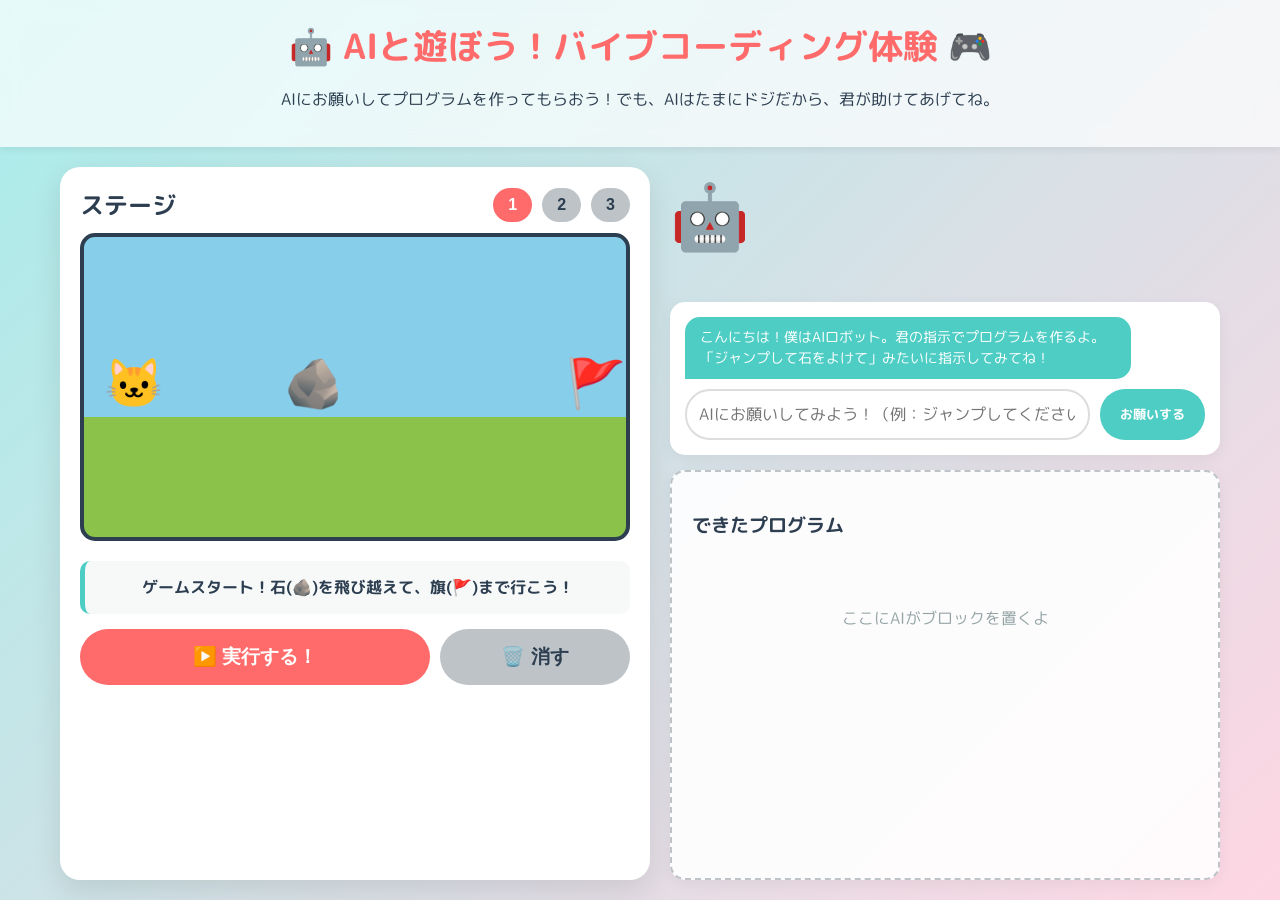
<file: test/index.html>
<!DOCTYPE html>
<html lang="ja">
<head>
    <meta charset="UTF-8">
    <meta name="viewport" content="width=device-width, initial-scale=1.0">
    <title>バイブコーディングを体験しよう！</title>
    <link rel="stylesheet" href="css/style.css">
    <link href="https://fonts.googleapis.com/css2?family=M+PLUS+Rounded+1c:wght@400;700&display=swap" rel="stylesheet">
</head>
<body>
    <header>
        <h1>🤖 AIと遊ぼう！バイブコーディング体験 🎮</h1>
        <p>AIにお願いしてプログラムを作ってもらおう！でも、AIはたまにドジだから、君が助けてあげてね。</p>
    </header>

    <main>
        <div id="game-container">
            <div class="stage-header">
                <h2>ステージ</h2>
                <div id="stage-selector">
                    <button class="stage-btn active" data-stage="1">1</button>
                    <button class="stage-btn" data-stage="2">2</button>
                    <button class="stage-btn" data-stage="3">3</button>
                </div>
            </div>
            <div id="game-screen">
                <div id="player" class="sprite">🐱</div>
                <div id="obstacles-container"></div>
                <div id="goal" class="sprite">🚩</div>
            </div>
            <div id="game-status">ゲームスタート！石(🪨)を飛び越えて、旗(🚩)まで行こう！</div>
            <div class="action-buttons">
                <button id="run-btn" class="primary-btn">▶️ 実行する！</button>
                <button id="clear-btn" class="secondary-btn">🗑️ 消す</button>
            </div>
        </div>

        <div id="code-container">
            <div id="ai-section">
                <div id="ai-avatar">🤖</div>
                <div id="ai-thought-bubble" class="hidden">
                    <p id="thought-text"></p>
                </div>
            </div>
            <div id="hand-pointer" class="hidden">👆</div>
            <div id="chat-box">
                <div id="chat-history"></div>
                <div class="input-area">
                    <input type="text" id="prompt-input" placeholder="AIにお願いしてみよう！（例：ジャンプしてください / 石をよけてください / 右に進んでください / ゴールまで行きたいです）">
                    <button id="send-btn">お願いする</button>
                </div>
            </div>
            <div id="block-editor">
                <h3>できたプログラム</h3>
                <div id="block-drop-area">
                    <p class="placeholder-text">ここにAIがブロックを置くよ</p>
                </div>
            </div>
        </div>
    </main>

    <script src="script/main.js"></script>
</body>
</html>
</file>
<file: test/css/style.css>
:root {
    --primary: #FF6B6B;
    --secondary: #4ECDC4;
    --accent: #FFE66D;
    --dark: #2C3E50;
    --light: #F7F9F9;
    --white: #FFFFFF;
}

body {
    font-family: 'M PLUS Rounded 1c', sans-serif;
    margin: 0;
    padding: 0;
    background: linear-gradient(135deg, #a8edea 0%, #fed6e3 100%);
    color: var(--dark);
    display: flex;
    flex-direction: column;
    min-height: 100vh;
}

header {
    text-align: center;
    padding: 20px;
    background: rgba(255, 255, 255, 0.7);
    backdrop-filter: blur(10px);
    box-shadow: 0 4px 6px rgba(0,0,0,0.05);
}

header h1 {
    margin: 0 0 10px 0;
    color: var(--primary);
    font-size: 2.2rem;
}

main {
    display: flex;
    flex: 1;
    padding: 20px;
    gap: 20px;
    max-width: 1200px;
    margin: 0 auto;
    width: 100%;
    box-sizing: border-box;
}

/* Game Area */
#game-container {
    flex: 1;
    background: var(--white);
    border-radius: 20px;
    padding: 20px;
    box-shadow: 0 10px 30px rgba(0,0,0,0.1);
    display: flex;
    flex-direction: column;
}

.stage-header {
    display: flex;
    justify-content: space-between;
    align-items: center;
    margin-bottom: 10px;
}

.stage-header h2 {
    margin: 0;
}

#stage-selector {
    display: flex;
    gap: 10px;
}

.stage-btn {
    background: #bdc3c7;
    color: var(--dark);
    border: none;
    padding: 8px 15px;
    border-radius: 20px;
    font-weight: bold;
    cursor: pointer;
    font-size: 1rem;
    transition: all 0.2s;
}

.stage-btn:hover {
    background: #95a5a6;
}

.stage-btn.active {
    background: var(--primary);
    color: white;
}

#game-screen {
    position: relative;
    height: 300px;
    background: linear-gradient(to bottom, #87CEEB 60%, #8bc34a 60%);
    border-radius: 15px;
    overflow: hidden;
    margin-bottom: 20px;
    border: 4px solid var(--dark);
}

.sprite {
    position: absolute;
    font-size: 3rem;
    bottom: 40%;
    transition: all 0.5s ease-in-out;
}

#player {
    left: 20px;
    z-index: 10;
}

.obstacle {
    bottom: 40%;
}

.hole {
    position: absolute;
    bottom: 0;
    height: 40%;
    background: #34495e;
    border: 3px solid #2c3e50;
    border-bottom: none;
    border-radius: 10px 10px 0 0;
}

#goal {
    left: calc(100% - 60px);
}

#game-status {
    padding: 15px;
    background: var(--light);
    border-radius: 10px;
    font-weight: bold;
    text-align: center;
    color: var(--dark);
    margin-bottom: 15px;
    border-left: 5px solid var(--secondary);
}

.action-buttons {
    display: flex;
    gap: 10px;
}

.primary-btn {
    flex: 2;
    background: var(--primary);
    color: white;
    border: none;
    padding: 15px;
    font-size: 1.2rem;
    border-radius: 50px;
    cursor: pointer;
    font-weight: bold;
    transition: transform 0.2s, box-shadow 0.2s;
    outline: none;
}

.primary-btn:hover {
    transform: translateY(-3px);
    box-shadow: 0 5px 15px rgba(255, 107, 107, 0.4);
}

.secondary-btn {
    flex: 1;
    background: #bdc3c7;
    color: var(--dark);
    border: none;
    padding: 15px;
    font-size: 1.2rem;
    border-radius: 50px;
    cursor: pointer;
    font-weight: bold;
    transition: transform 0.2s, box-shadow 0.2s;
    outline: none;
}

.secondary-btn:hover {
    transform: translateY(-3px);
    box-shadow: 0 5px 15px rgba(189, 195, 199, 0.4);
}

/* Code Area */
#code-container {
    flex: 1;
    display: flex;
    flex-direction: column;
    gap: 15px;
    position: relative;
}

#ai-section {
    display: flex;
    align-items: flex-start;
    gap: 15px;
    height: 120px;
}

#ai-avatar {
    font-size: 4rem;
    animation: float 3s ease-in-out infinite;
}

@keyframes float {
    0% { transform: translateY(0px); }
    50% { transform: translateY(-10px); }
    100% { transform: translateY(0px); }
}

#ai-thought-bubble {
    background: white;
    padding: 15px;
    border-radius: 20px;
    position: relative;
    box-shadow: 0 4px 15px rgba(0,0,0,0.1);
    font-size: 0.95rem;
    border: 2px solid var(--accent);
}

#ai-thought-bubble::before {
    content: '';
    position: absolute;
    left: -10px;
    top: 20px;
    border-width: 10px 10px 10px 0;
    border-style: solid;
    border-color: transparent white transparent transparent;
}

.hidden {
    opacity: 0;
    pointer-events: none;
    transition: opacity 0.3s;
}

#chat-box {
    background: white;
    border-radius: 15px;
    padding: 15px;
    box-shadow: 0 4px 15px rgba(0,0,0,0.05);
    display: flex;
    flex-direction: column;
    gap: 10px;
}

#chat-history {
    max-height: 150px;
    overflow-y: auto;
    display: flex;
    flex-direction: column;
    gap: 8px;
}

.chat-msg {
    padding: 10px 15px;
    border-radius: 15px;
    font-size: 0.9rem;
    max-width: 80%;
}

.msg-user {
    align-self: flex-end;
    background: var(--light);
    border-bottom-right-radius: 0;
}

.msg-ai {
    align-self: flex-start;
    background: var(--secondary);
    color: white;
    border-bottom-left-radius: 0;
}

.input-area {
    display: flex;
    gap: 10px;
}

#prompt-input {
    flex: 1;
    padding: 12px;
    border: 2px solid #ddd;
    border-radius: 25px;
    font-size: 1rem;
    font-family: inherit;
    outline: none;
}

#prompt-input:focus {
    border-color: var(--secondary);
}

#send-btn {
    background: var(--secondary);
    color: white;
    border: none;
    padding: 0 20px;
    border-radius: 25px;
    cursor: pointer;
    font-weight: bold;
    font-family: inherit;
}

/* Block Editor */
#block-editor {
    background: rgba(255, 255, 255, 0.9);
    border-radius: 15px;
    padding: 20px;
    flex: 1;
    box-shadow: 0 4px 15px rgba(0,0,0,0.05);
    border: 2px dashed #bdc3c7;
}

#block-drop-area {
    min-height: 150px;
    display: flex;
    flex-direction: column;
    gap: 4px;
    position: relative;
}

.placeholder-text {
    text-align: center;
    color: #95a5a6;
    margin-top: 50px;
}

/* Programmable Scratch-like blocks */
.scratch-block {
    background: #FF9F43;
    color: white;
    padding: 10px 15px;
    border-radius: 8px;
    border-top-left-radius: 15px;
    border-bottom-left-radius: 15px;
    display: flex;
    align-items: center;
    gap: 10px;
    font-weight: bold;
    box-shadow: inset -2px -2px 0px rgba(0,0,0,0.2), 0 4px 6px rgba(0,0,0,0.1);
    position: relative;
    width: max-content;
    margin-bottom: 4px;
    z-index: 1;
    animation: popIn 0.3s cubic-bezier(0.175, 0.885, 0.32, 1.275);
}

.scratch-block::after {
    content: '';
    position: absolute;
    bottom: -8px;
    left: 15px;
    width: 20px;
    height: 8px;
    background: #FF9F43;
    clip-path: polygon(0 0, 100% 0, 50% 100%);
}

.scratch-block.blue {
    background: #54A0FF;
}
.scratch-block.blue::after {
    background: #54A0FF;
}
.scratch-block.green {
    background: #10ACB5;
}
.scratch-block.green::after {
    background: #10ACB5;
}

.scratch-block input {
    width: 50px;
    border: none;
    border-radius: 15px;
    padding: 5px;
    text-align: center;
    font-weight: bold;
    color: var(--dark);
    outline: none;
}

@keyframes popIn {
    0% { transform: scale(0); }
    100% { transform: scale(1); }
}

/* Hand animation */
#hand-pointer {
    position: fixed;
    font-size: 3rem;
    z-index: 1000;
    transition: all 1s ease-in-out;
}
@media (max-width: 768px) {
    main {
        flex-direction: column;
    }
}
</file>
